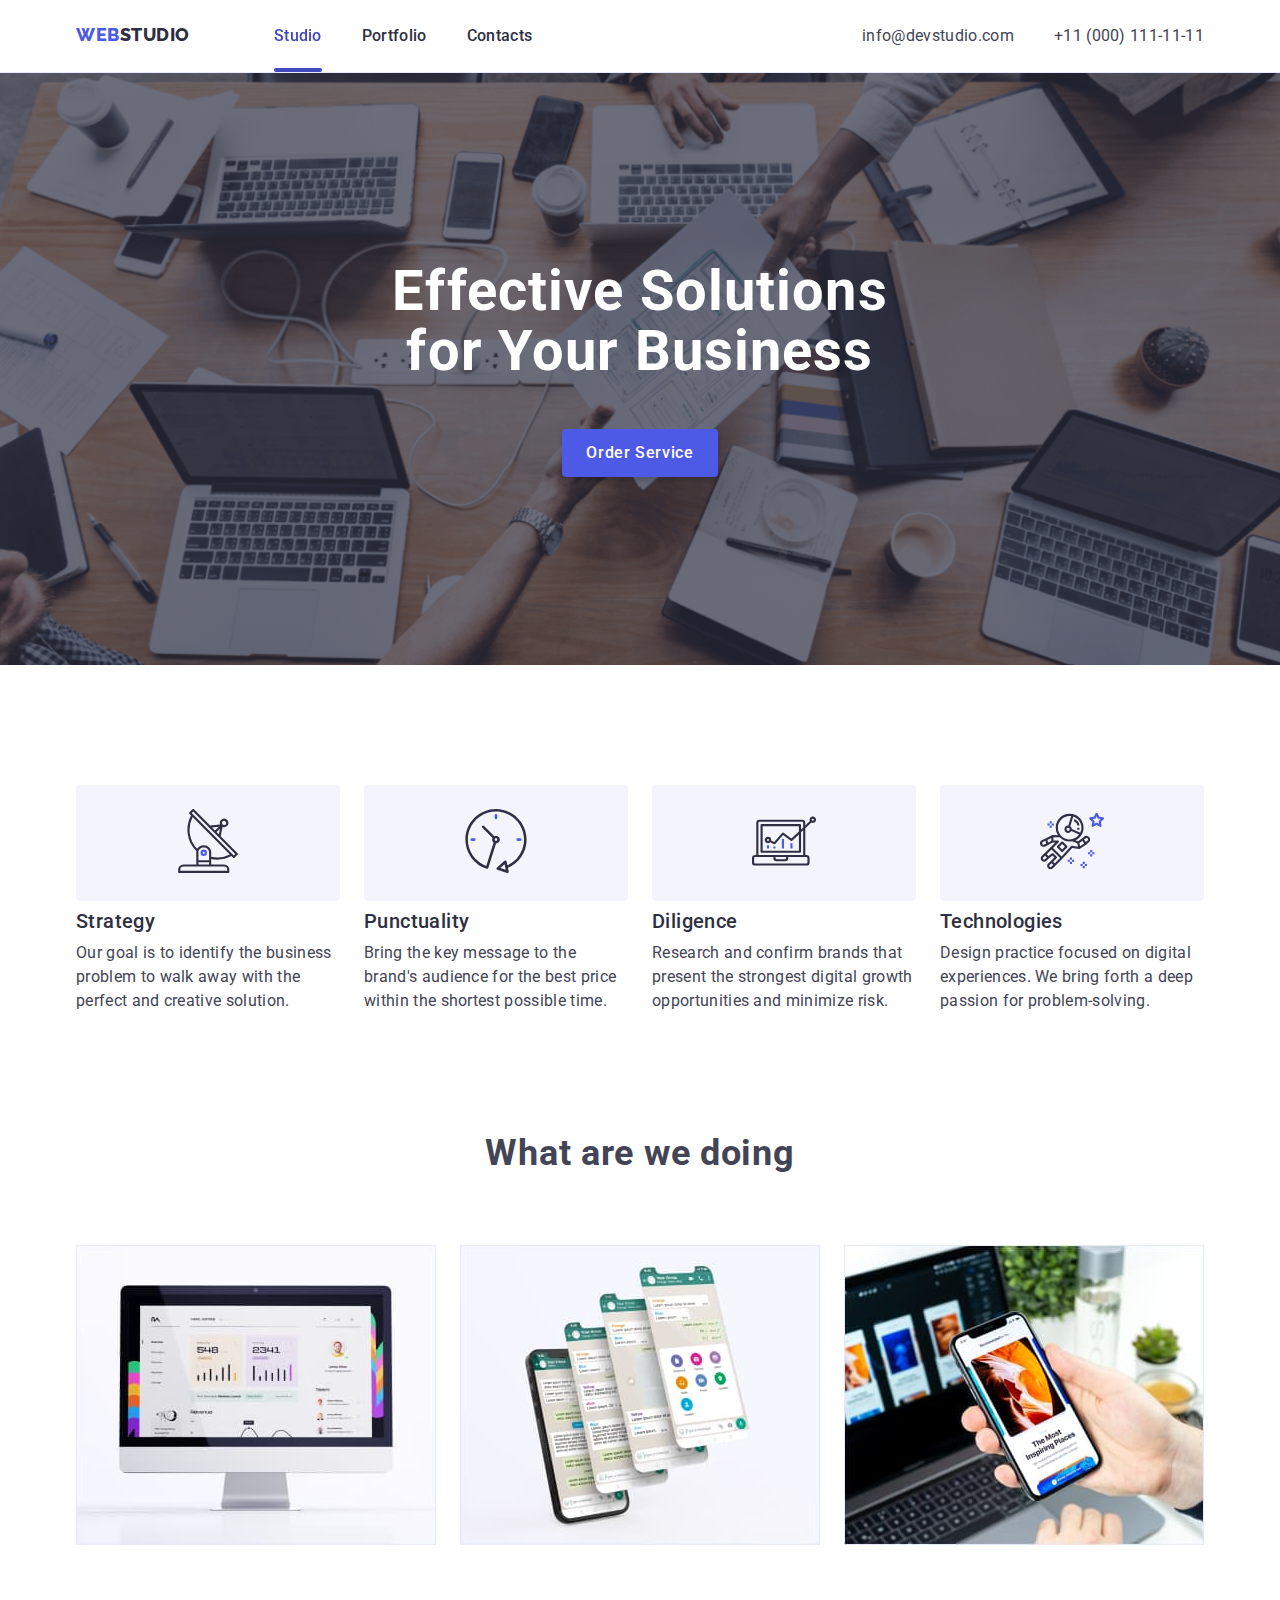
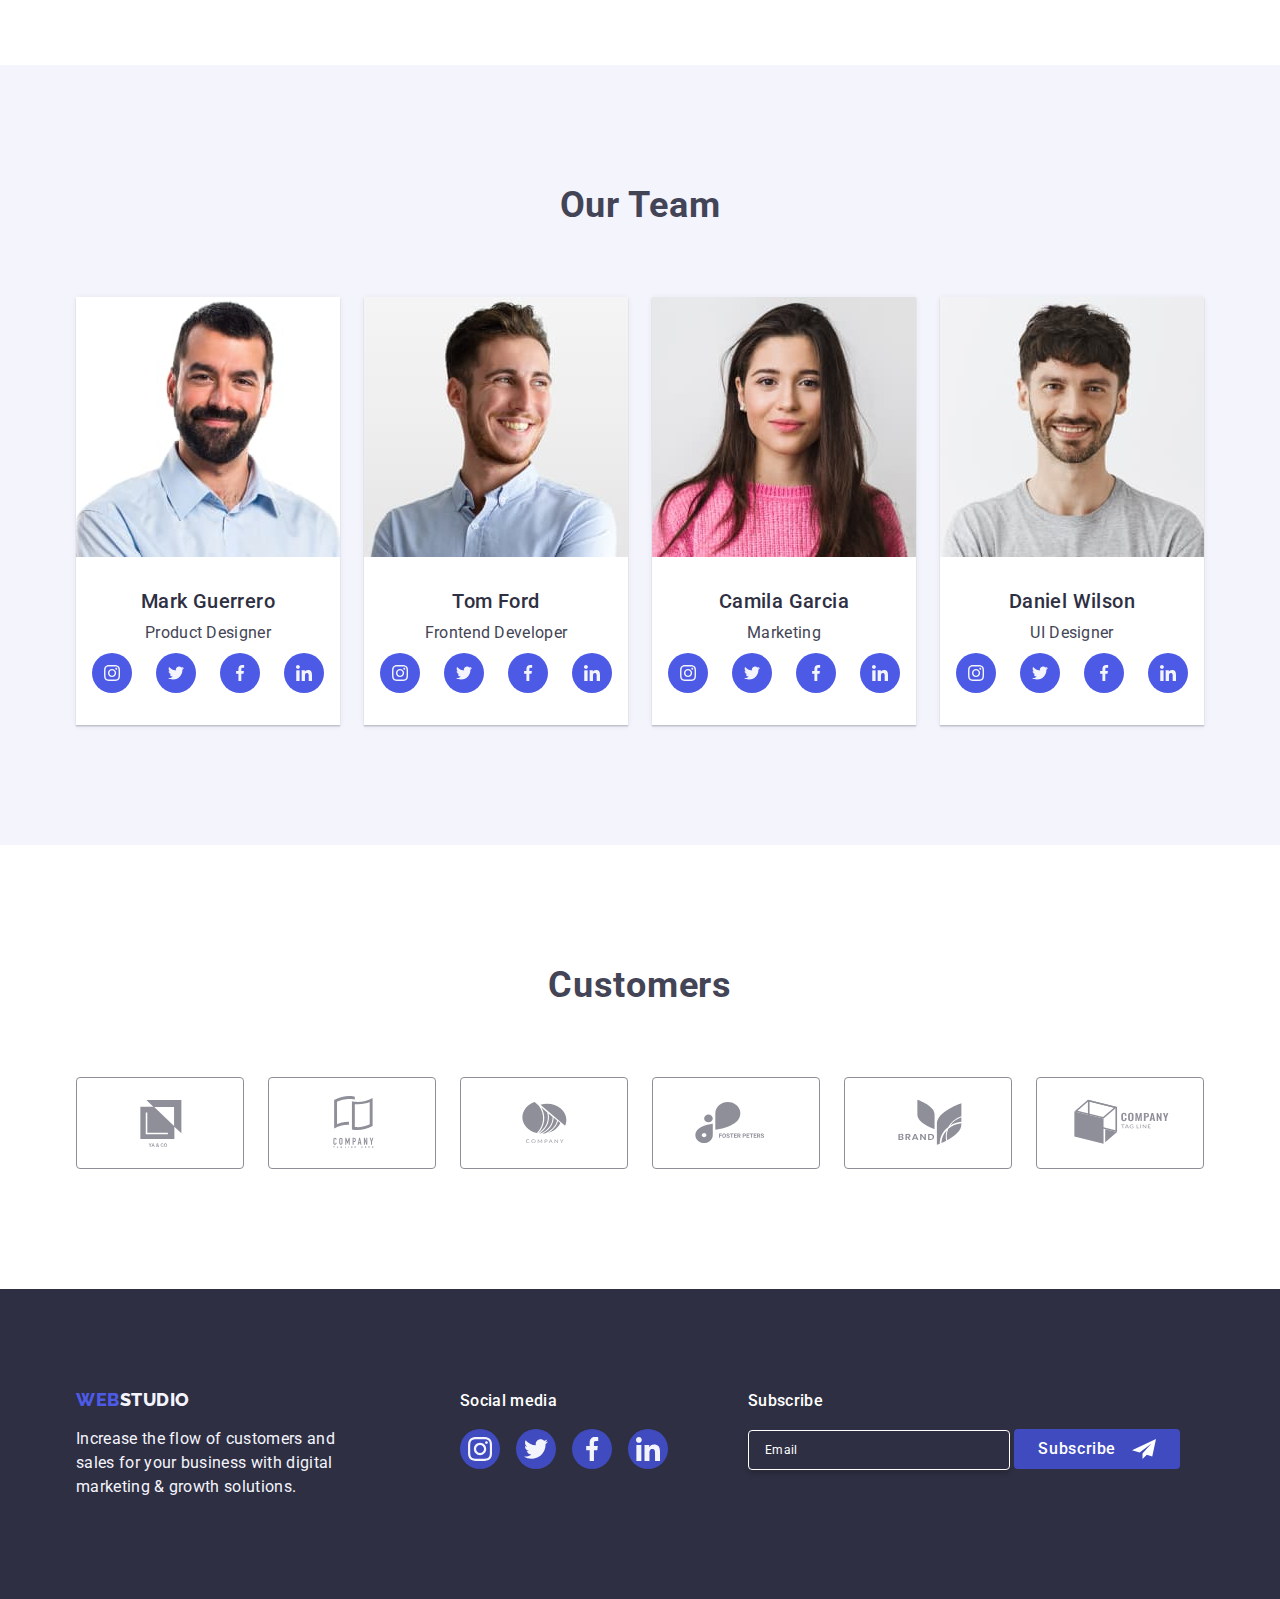
<file: index.html>
<!DOCTYPE html>
<html lang="en">
  <head>
    <meta charset="UTF-8" />
    <title>Web Studio(v.4.0)</title>
    <link
      rel="stylesheet"
      href="https://cdn.jsdelivr.net/npm/modern-normalize@2.0.0/modern-normalize.min.css" />
    <link rel="preconnect" href="https://fonts.googleapis.com" />
    <link rel="preconnect" href="https://fonts.gstatic.com" crossorigin />
    <link
      href="https://fonts.googleapis.com/css2?family=Raleway:wght@800&family=Roboto:wght@400;500;700&display=swap"
      rel="stylesheet" />
    <link rel="stylesheet" href="./css/styles.css" />
  </head>

  <body>
    <div class="back-drop is-hidden" data-modal>
      <div class="modal">
        <button type="button" class="close-box">
          <svg width="24" height="24" data-modal-close class="close-icon">
            <use
              href="./images/icons.svg#icon-close1"
              class="close-icon-ellipse"></use>
            <use
              href="./images/icons.svg#icon-close2"
              class="close-icon-cross"></use>
          </svg>
        </button>
        <form class="contact-form">
          <p class="form-title">
            Leave your contacts and we will call you back
          </p>
          <label class="form-label">
            Name
            <input class="form-input" type="text" name="name" autofocus />
            <svg width="24" height="24" class="form-icon">
              <use href="./images/icons.svg#icon-person-black"></use>
            </svg>
          </label>
          <label class="form-label">
            Phone
            <input class="form-input" type="tel" name="phone" />
            <svg width="24" height="24" class="form-icon">
              <use href="./images/icons.svg#icon-phone-black"></use>
            </svg>
          </label>
          <label class="form-label">
            Email
            <input class="form-input" type="email" name="email" />
            <svg width="24" height="24" class="form-icon">
              <use href="./images/icons.svg#icon-email-black"></use>
            </svg>
          </label>
          <label class="form-label">
            Comment
            <textarea
              class="form-input text"
              name="comment"
              placeholder="Text input"></textarea>
          </label>
          <div class="term-block">
            <input type="checkbox" name="terms" id="terms" class="term-ch" />
            <label for="terms" class="checkbox-label">
              <svg width="16" height="16" class="check-icon">
                <use
                  xlink:href="./images/icons.svg#icon-click"
                  class="checked"></use>
                <use
                  xlink:href="./images/icons.svg#icon-default"
                  class="default"></use>
              </svg>
            </label>
            <p class="term-desc">
              I accept the terms and conditions of the
              <a href="#" class="term-link">Privacy Policy</a>
            </p>
          </div>
          <button type="submit" class="btn submit-btn active">Submit</button>
        </form>
      </div>
    </div>
    <header class="header-container">
      <div class="container nav-container">
        <nav class="page-nav">
          <a href="./index.html" class="logo"
            >Web<span class="studio-header">Studio</span></a
          >
          <ul class="page-nav">
            <li><a class="nav-link current" href="./index.html">Studio</a></li>
            <li><a class="nav-link" href="./portfolio.html">Portfolio</a></li>
            <li><a class="nav-link" href="">Contacts</a></li>
          </ul>
        </nav>
        <address>
          <ul class="page-nav">
            <li>
              <a class="contact" href="mailto:info@devstudio.com"
                >info@devstudio.com</a
              >
            </li>
            <li>
              <a class="contact" href="tel:+110001111111"
                >+11 (000) 111-11-11</a
              >
            </li>
          </ul>
        </address>
      </div>
    </header>
    <main>
      <section class="main-section">
        <div class="container">
          <h1 class="main-header">Effective Solutions for Your Business</h1>
          <button
            type="button"
            class="btn active centered"
            data-modal-open="modal">
            Order Service
          </button>
        </div>
      </section>
      <section class="section">
        <div class="container">
          <h2 class="section-header invisible">Features</h2>
          <ul class="card-set">
            <li class="feature-item">
              <div class="feature-icon-box">
                <svg width="64" height="64" class="soc-icon">
                  <use href="./images/icons.svg#icon-antenna-1"></use>
                </svg>
              </div>
              <h3 class="header-card">Strategy</h3>
              <p class="desc">
                Our goal is to identify the business problem to walk away with
                the perfect and creative solution.
              </p>
            </li>
            <li class="feature-item">
              <div class="feature-icon-box">
                <svg width="64" height="64" class="soc-icon">
                  <use href="./images/icons.svg#icon-clock-1"></use>
                </svg>
              </div>
              <h3 class="header-card">Punctuality</h3>
              <p class="desc">
                Bring the key message to the brand's audience for the best price
                within the shortest possible time.
              </p>
            </li>
            <li class="feature-item">
              <div class="feature-icon-box">
                <svg width="64" height="64" class="soc-icon">
                  <use href="./images/icons.svg#icon-diagram-1"></use>
                </svg>
              </div>
              <h3 class="header-card">Diligence</h3>
              <p class="desc">
                Research and confirm brands that present the strongest digital
                growth opportunities and minimize risk.
              </p>
            </li>
            <li class="feature-item">
              <div class="feature-icon-box">
                <svg width="64" height="64" class="soc-icon">
                  <use href="./images/icons.svg#icon-astronaut-1"></use>
                </svg>
              </div>
              <h3 class="header-card">Technologies</h3>
              <p class="desc">
                Design practice focused on digital experiences. We bring forth a
                deep passion for problem-solving.
              </p>
            </li>
          </ul>
        </div>
      </section>
      <section class="action-section">
        <div class="container">
          <h2 class="section-header">What are we doing</h2>
          <ul class="card-set">
            <li class="action-item">
              <img
                src="./images/img1.jpg"
                alt="desktop"
                width="360"
                height="300" />
            </li>
            <li class="action-item">
              <img
                src="./images/img2.jpg"
                alt="mobile"
                width="360"
                height="300" />
            </li>
            <li class="action-item">
              <img
                src="./images/img3.jpg"
                alt="universal"
                width="360"
                height="300" />
            </li>
          </ul>
        </div>
      </section>
      <section class="team-section">
        <div class="container">
          <h2 class="section-header">Our Team</h2>
          <ul class="card-set">
            <li class="team-card">
              <img
                class="team-member"
                src="./images/m1.jpg"
                width="264"
                height="260"
                alt="Mark Guerrero photo" />
              <div class="team-info">
                <h3 class="header-card centered">Mark Guerrero</h3>
                <p class="desc centered">Product Designer</p>
                <ul class="card-set">
                  <li>
                    <a href="" class="soc-card">
                      <svg width="16" height="16" class="soc-icon">
                        <use href="./images/icons.svg#icon-ih"></use>
                      </svg>
                    </a>
                  </li>
                  <li>
                    <a href="" class="soc-card">
                      <svg width="16" height="16" class="soc-icon">
                        <use href="./images/icons.svg#icon-th"></use>
                      </svg>
                    </a>
                  </li>
                  <li>
                    <a href="" class="soc-card">
                      <svg width="16" height="16" class="soc-icon">
                        <use href="./images/icons.svg#icon-fh"></use>
                      </svg>
                    </a>
                  </li>
                  <li>
                    <a href="" class="soc-card">
                      <svg width="16" height="16" class="soc-icon">
                        <use href="./images/icons.svg#icon-inh"></use>
                      </svg>
                    </a>
                  </li>
                </ul>
              </div>
            </li>
            <li class="team-card">
              <img
                class="team-member"
                src="./images/m4.jpg"
                width="264"
                height="260"
                alt="Tom Ford photo" />
              <div class="team-info">
                <h3 class="header-card centered">Tom Ford</h3>
                <p class="desc centered">Frontend Developer</p>
                <ul class="card-set">
                  <li>
                    <a href="" class="soc-card">
                      <svg width="16" height="16" class="soc-icon">
                        <use href="./images/icons.svg#icon-ih"></use>
                      </svg>
                    </a>
                  </li>
                  <li>
                    <a href="" class="soc-card">
                      <svg width="16" height="16" class="soc-icon">
                        <use href="./images/icons.svg#icon-th"></use>
                      </svg>
                    </a>
                  </li>
                  <li>
                    <a href="" class="soc-card">
                      <svg width="16" height="16" class="soc-icon">
                        <use href="./images/icons.svg#icon-fh"></use>
                      </svg>
                    </a>
                  </li>
                  <li>
                    <a href="" class="soc-card">
                      <svg width="16" height="16" class="soc-icon">
                        <use href="./images/icons.svg#icon-inh"></use>
                      </svg>
                    </a>
                  </li>
                </ul>
              </div>
            </li>
            <li class="team-card">
              <img
                class="team-member"
                src="./images/m3.jpg"
                width="264"
                height="260"
                alt="Camila Garcia photo" />
              <div class="team-info">
                <h3 class="header-card centered">Camila Garcia</h3>
                <p class="desc centered">Marketing</p>
                <ul class="card-set">
                  <li>
                    <a href="" class="soc-card">
                      <svg width="16" height="16" class="soc-icon">
                        <use href="./images/icons.svg#icon-ih"></use>
                      </svg>
                    </a>
                  </li>
                  <li>
                    <a href="" class="soc-card">
                      <svg width="16" height="16" class="soc-icon">
                        <use href="./images/icons.svg#icon-th"></use>
                      </svg>
                    </a>
                  </li>
                  <li>
                    <a href="" class="soc-card">
                      <svg width="16" height="16" class="soc-icon">
                        <use href="./images/icons.svg#icon-fh"></use>
                      </svg>
                    </a>
                  </li>
                  <li>
                    <a href="" class="soc-card">
                      <svg width="16" height="16" class="soc-icon">
                        <use href="./images/icons.svg#icon-inh"></use>
                      </svg>
                    </a>
                  </li>
                </ul>
              </div>
            </li>
            <li class="team-card">
              <img
                class="team-member"
                src="./images/m2.jpg"
                width="264"
                height="260"
                alt="Daniel Wilson photo" />
              <div class="team-info">
                <h3 class="header-card centered">Daniel Wilson</h3>
                <p class="desc centered">UI Designer</p>
                <ul class="card-set">
                  <li>
                    <a href="" class="soc-card">
                      <svg width="16" height="16" class="soc-icon">
                        <use href="./images/icons.svg#icon-ih"></use>
                      </svg>
                    </a>
                  </li>
                  <li>
                    <a href="" class="soc-card">
                      <svg width="16" height="16" class="soc-icon">
                        <use href="./images/icons.svg#icon-th"></use>
                      </svg>
                    </a>
                  </li>
                  <li>
                    <a href="" class="soc-card">
                      <svg width="16" height="16" class="soc-icon">
                        <use href="./images/icons.svg#icon-fh"></use>
                      </svg>
                    </a>
                  </li>
                  <li>
                    <a href="" class="soc-card">
                      <svg width="16" height="16" class="soc-icon">
                        <use href="./images/icons.svg#icon-inh"></use>
                      </svg>
                    </a>
                  </li>
                </ul>
              </div>
            </li>
          </ul>
        </div>
      </section>
      <section class="section customers-section">
        <div class="container">
          <h2 class="section-header">Customers</h2>
          <ul class="card-set">
            <li>
              <a href="" class="cust-card">
                <svg width="104" height="56" class="cust-icon">
                  <use href="./images/icons.svg#icon-1"></use>
                </svg>
              </a>
            </li>
            <li>
              <a href="" class="cust-card">
                <svg width="104" height="56" class="cust-icon">
                  <use href="./images/icons.svg#icon-2"></use>
                </svg>
              </a>
            </li>
            <li>
              <a href="" class="cust-card">
                <svg width="104" height="56" class="cust-icon">
                  <use href="./images/icons.svg#icon-3"></use>
                </svg>
              </a>
            </li>
            <li>
              <a href="" class="cust-card">
                <svg width="104" height="56" class="cust-icon">
                  <use href="./images/icons.svg#icon-4"></use>
                </svg>
              </a>
            </li>
            <li>
              <a href="" class="cust-card">
                <svg width="104" height="56" class="cust-icon">
                  <use href="./images/icons.svg#icon-5"></use>
                </svg>
              </a>
            </li>
            <li>
              <a href="" class="cust-card">
                <svg width="104" height="56" class="cust-icon">
                  <use href="./images/icons.svg#icon-6"></use>
                </svg>
              </a>
            </li>
          </ul>
        </div>
      </section>
    </main>
    <footer class="foot">
      <div class="container foot-container">
        <div class="footer-text">
          <a href="./index.html" class="logo"
            >Web<span class="studio">Studio</span></a
          >
          <p class="foot-info desc">
            Increase the flow of customers and sales for your business with
            digital marketing & growth solutions.
          </p>
        </div>
        <div class="footer-social-icons">
          <p class="foot-soc-desc">Social media</p>
          <ul class="foot-set">
            <li>
              <a href="" class="foot-card">
                <svg width="24" height="24" class="soc-icon">
                  <use href="./images/icons.svg#icon-ih"></use>
                </svg>
              </a>
            </li>
            <li>
              <a href="" class="foot-card">
                <svg width="24" height="24" class="soc-icon">
                  <use href="./images/icons.svg#icon-th"></use>
                </svg>
              </a>
            </li>
            <li>
              <a href="" class="foot-card">
                <svg width="24" height="24" class="soc-icon">
                  <use href="./images/icons.svg#icon-fh"></use>
                </svg>
              </a>
            </li>
            <li>
              <a href="" class="foot-card">
                <svg width="24" height="24" class="soc-icon">
                  <use href="./images/icons.svg#icon-inh"></use>
                </svg>
              </a>
            </li>
          </ul>
        </div>
        <div class="footer-form">
          <p class="foot-soc-desc">Subscribe</p>
          <form>
            <label>
              <input
                type="email"
                class="form-email-control"
                placeholder="Email" />
            </label>
            <button type="submit" class="btn form-button">
              Subscribe
              <svg width="24" height="24" class="soc-icon">
                <use href="./images/icons.svg#icon-arrow"></use>
              </svg>
            </button>
          </form>
        </div>
      </div>
    </footer>
    <script src="./js/modal.js"></script>
  </body>
</html>
</file>
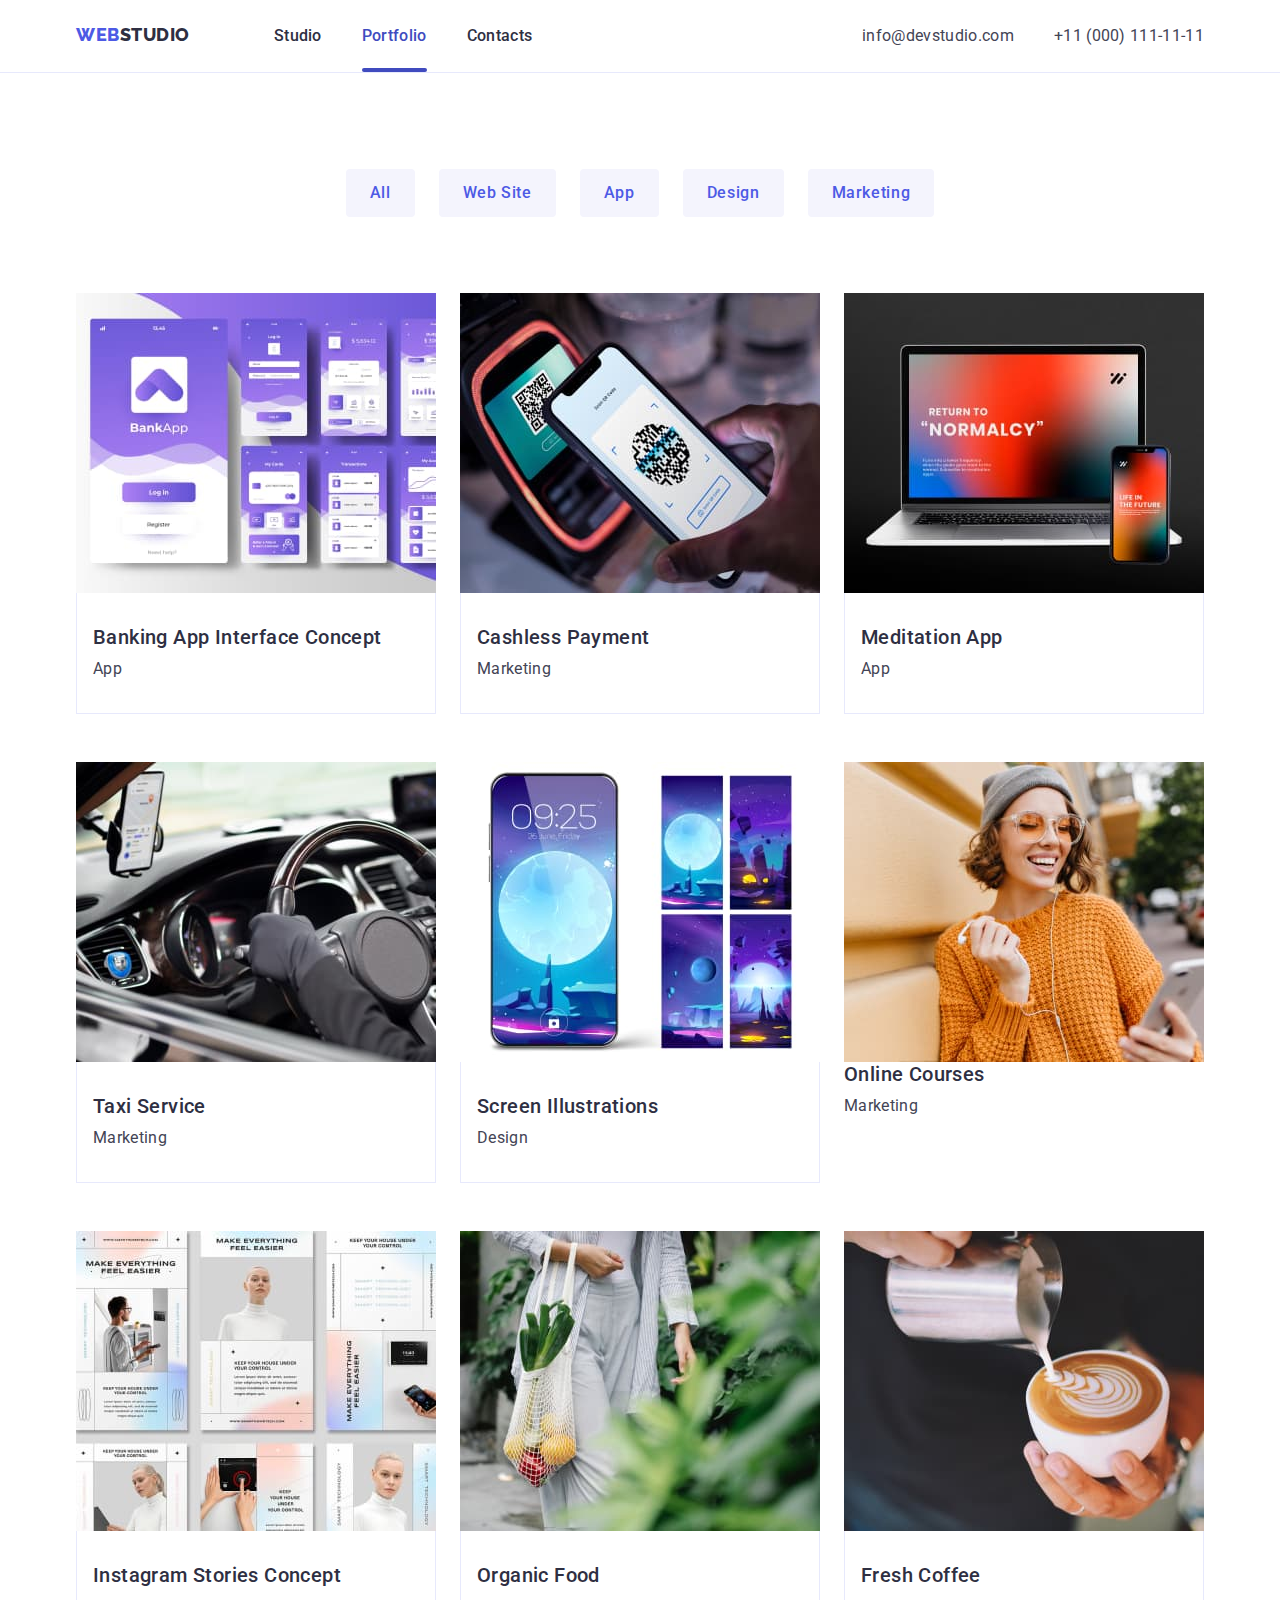
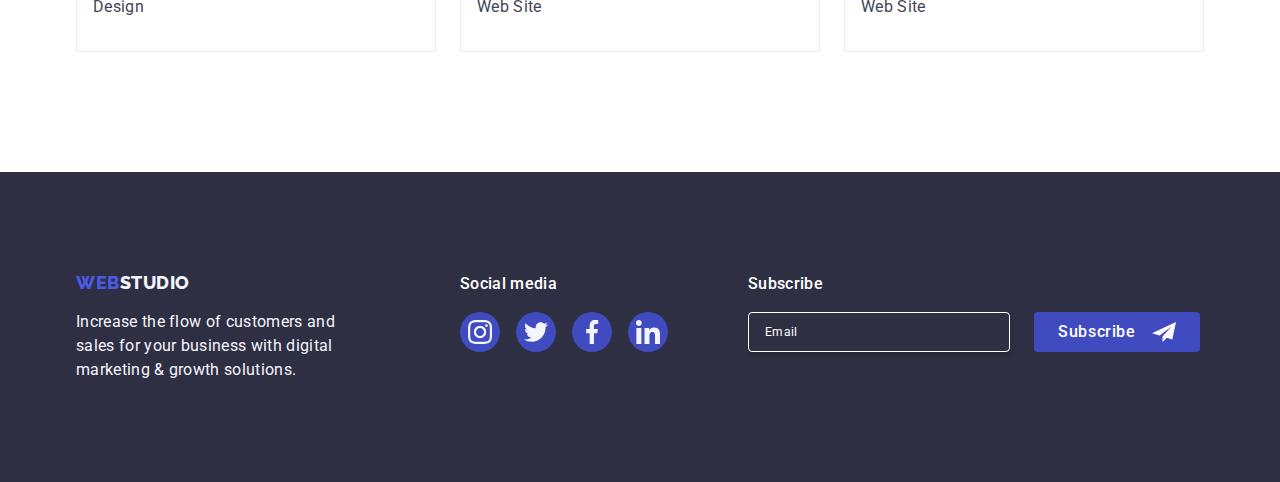
<file: portfolio.html>
<!DOCTYPE html>
<html lang="en">
  <head>
    <meta charset="UTF-8" />
    <title>Web Studio. Portfolio</title>
    <link
      rel="stylesheet"
      href="https://cdn.jsdelivr.net/npm/modern-normalize@2.0.0/modern-normalize.min.css" />
    <link rel="preconnect" href="https://fonts.googleapis.com" />
    <link rel="preconnect" href="https://fonts.gstatic.com" crossorigin />
    <link
      href="https://fonts.googleapis.com/css2?family=Raleway:wght@800&family=Roboto:wght@400;500;700&display=swap"
      rel="stylesheet" />
    <link rel="stylesheet" href="./css/styles.css" />
  </head>
  <body>
    <header class="header-container">
      <div class="container nav-container">
        <nav class="page-nav">
          <a href="./index.html" class="logo"
            >Web<span class="studio-header">Studio</span></a
          >
          <ul class="page-nav">
            <li><a class="nav-link" href="./index.html">Studio</a></li>
            <li>
              <a class="nav-link current" href="./portfolio.html">Portfolio</a>
            </li>
            <li><a class="nav-link" href="">Contacts</a></li>
          </ul>
        </nav>
        <address>
          <ul class="page-nav">
            <li>
              <a class="contact" href="mailto:info@devstudio.com"
                >info@devstudio.com</a
              >
            </li>
            <li>
              <a class="contact" href="tel:+110001111111"
                >+11 (000) 111-11-11</a
              >
            </li>
          </ul>
        </address>
      </div>
    </header>
    <main>
      <section class="section portfolio-section">
        <div class="container">
          <h1 class="main-header invisible">Portfolio</h1>
          <ul class="card-set filter-set">
            <li><button type="button" class="btn">All</button></li>
            <li><button type="button" class="btn">Web Site</button></li>
            <li><button type="button" class="btn">App</button></li>
            <li><button type="button" class="btn">Design</button></li>
            <li><button type="button" class="btn">Marketing</button></li>
          </ul>
          <ul class="card-set">
            <li class="card action-item">
              <div class="action-img">
                <div class="overlay">
                  <p>
                    14 Stylish and User-Friendly App Design Concepts · Task
                    Manager App · Calorie Tracker App · Exotic Fruit Ecommerce
                    App · Cloud Storage App
                  </p>
                </div>
                <img
                  src="./images/portfolio/pc1.jpg"
                  alt="banking"
                  width="360"
                  height="300" />
              </div>
              <div class="card-info">
                <h2 class="header-card">Banking App Interface Concept</h2>
                <p class="desc">App</p>
              </div>
            </li>
            <li class="card action-item">
              <div class="action-img">
                <div class="overlay">
                  <p>
                    14 Stylish and User-Friendly App Design Concepts · Task
                    Manager App · Calorie Tracker App · Exotic Fruit Ecommerce
                    App · Cloud Storage App
                  </p>
                </div>
                <img
                  src="./images/portfolio/pc2.jpg"
                  alt="banking"
                  width="360"
                  height="300" />
              </div>
              <div class="card-info">
                <h2 class="header-card">Cashless Payment</h2>
                <p class="desc">Marketing</p>
              </div>
            </li>
            <li class="card action-item">
              <div class="action-img">
                <div class="overlay">
                  <p>
                    14 Stylish and User-Friendly App Design Concepts · Task
                    Manager App · Calorie Tracker App · Exotic Fruit Ecommerce
                    App · Cloud Storage App
                  </p>
                </div>
                <img
                  src="./images/portfolio/pc3.jpg"
                  alt="banking"
                  width="360"
                  height="300" />
              </div>
              <div class="card-info">
                <h2 class="header-card">Meditation App</h2>
                <p class="desc">App</p>
              </div>
            </li>
            <li class="card action-item">
              <div class="action-img">
                <div class="overlay">
                  <p>
                    14 Stylish and User-Friendly App Design Concepts · Task
                    Manager App · Calorie Tracker App · Exotic Fruit Ecommerce
                    App · Cloud Storage App
                  </p>
                </div>
                <img
                  src="./images/portfolio/pc4.jpg"
                  alt="banking"
                  width="360"
                  height="300" />
              </div>
              <div class="card-info">
                <h2 class="header-card">Taxi Service</h2>
                <p class="desc">Marketing</p>
              </div>
            </li>
            <li class="card action-item">
              <div class="action-img">
                <div class="overlay">
                  <p>
                    14 Stylish and User-Friendly App Design Concepts · Task
                    Manager App · Calorie Tracker App · Exotic Fruit Ecommerce
                    App · Cloud Storage App
                  </p>
                </div>
                <img
                  src="./images/portfolio/pc5.jpg"
                  alt="banking"
                  width="360"
                  height="300" />
              </div>
              <div class="card-info">
                <h2 class="header-card">Screen Illustrations</h2>
                <p class="desc">Design</p>
              </div>
            </li>
            <li class="card action-item">
              <div class="action-img">
                <div class="overlay">
                  <p>
                    14 Stylish and User-Friendly App Design Concepts · Task
                    Manager App · Calorie Tracker App · Exotic Fruit Ecommerce
                    App · Cloud Storage App
                  </p>
                </div>
                <img
                  src="./images/portfolio/pc6.jpg"
                  alt="banking"
                  width="360"
                  height="300" />
              </div>
              <h2 class="header-card">Online Courses</h2>
              <p class="desc">Marketing</p>
            </li>
            <li class="card action-item">
              <div class="action-img">
                <div class="overlay">
                  <p>
                    14 Stylish and User-Friendly App Design Concepts · Task
                    Manager App · Calorie Tracker App · Exotic Fruit Ecommerce
                    App · Cloud Storage App
                  </p>
                </div>
                <img
                  src="./images/portfolio/pc7.jpg"
                  alt="banking"
                  width="360"
                  height="300" />
              </div>
              <div class="card-info">
                <h2 class="header-card">Instagram Stories Concept</h2>
                <p class="desc">Design</p>
              </div>
            </li>
            <li class="card action-item">
              <div class="action-img">
                <div class="overlay">
                  <p>
                    14 Stylish and User-Friendly App Design Concepts · Task
                    Manager App · Calorie Tracker App · Exotic Fruit Ecommerce
                    App · Cloud Storage App
                  </p>
                </div>
                <img
                  src="./images/portfolio/pc8.jpg"
                  alt="banking"
                  width="360"
                  height="300" />
              </div>
              <div class="card-info">
                <h2 class="header-card">Organic Food</h2>
                <p class="desc">Web Site</p>
              </div>
            </li>
            <li class="card action-item">
              <div class="action-img">
                <div class="overlay">
                  <p>
                    14 Stylish and User-Friendly App Design Concepts · Task
                    Manager App · Calorie Tracker App · Exotic Fruit Ecommerce
                    App · Cloud Storage App
                  </p>
                </div>
                <img
                  src="./images/portfolio/pc9.jpg"
                  alt="banking"
                  width="360"
                  height="300" />
              </div>
              <div class="card-info">
                <h2 class="header-card">Fresh Coffee</h2>
                <p class="desc">Web Site</p>
              </div>
            </li>
          </ul>
        </div>
      </section>
    </main>
    <footer class="foot">
      <div class="container foot-container">
        <div class="footer-text">
          <a href="./index.html" class="logo"
            >Web<span class="studio">Studio</span></a
          >
          <p class="foot-info desc">
            Increase the flow of customers and sales for your business with
            digital marketing & growth solutions.
          </p>
        </div>
        <div class="footer-social-icons">
          <p class="foot-soc-desc">Social media</p>
          <ul class="foot-set">
            <li>
              <a href="" class="foot-card">
                <svg width="24" height="24" class="soc-icon">
                  <use href="./images/icons.svg#icon-ih"></use>
                </svg>
              </a>
            </li>
            <li>
              <a href="" class="foot-card">
                <svg width="24" height="24" class="soc-icon">
                  <use href="./images/icons.svg#icon-th"></use>
                </svg>
              </a>
            </li>
            <li>
              <a href="" class="foot-card">
                <svg width="24" height="24" class="soc-icon">
                  <use href="./images/icons.svg#icon-fh"></use>
                </svg>
              </a>
            </li>
            <li>
              <a href="" class="foot-card">
                <svg width="24" height="24" class="soc-icon">
                  <use href="./images/icons.svg#icon-inh"></use>
                </svg>
              </a>
            </li>
          </ul>
        </div>
        <div class="footer-form">
          <p class="foot-soc-desc">Subscribe</p>
          <form class="subs-form">
            <label>
              <input
                type="email"
                class="form-email-control"
                placeholder="Email" />
            </label>
            <button type="submit" class="btn form-button">
              Subscribe
              <svg width="24" height="24" class="soc-icon">
                <use href="./images/icons.svg#icon-arrow"></use>
              </svg>
            </button>
          </form>
        </div>
      </div>
    </footer>
  </body>
</html>
</file>
<file: css/styles.css>
:root {
  --iris: #4d5ae5;
  --ocean: #404bbf;
  --navy: #2e2f42;
  --green: #31ddaa;
  --slate: #434455;
  --light: #8e8f99;
  --cornflower: #e7e9fc;
  --cloud: #f4f4fd;
  --navy-modal: #2e2f4266;
  --grey: #2e2f42b2;
  --white: #ffffff;
  --dairy: #fcfcfc;
}

body {
  font-family: "Roboto", sans-serif;
  font-size: 16px;
  letter-spacing: 0.02em;
  color: var(--slate);
}

h1,
h2,
h3,
h4,
h5,
h6,
p {
  margin-top: 0;
  margin-bottom: 0;
}

ul,
ol {
  margin-top: 0;
  margin-bottom: 0;
  padding-left: 0;
  list-style-type: none;
}

a {
  font-size: 12px;
  text-decoration: none;
  cursor: pointer;
}

img {
  display: block;
  max-width: 100%;
}

.page-container {
  min-height: 100vh;
  display: flex;
  flex-direction: column;
  justify-content: space-between;
}

.container {
  max-width: 1158px;
  width: 100%;
  margin: 0 auto;
  padding: 0 15px;
}

.main-header {
  font-size: 56px;
  line-height: 1.07143;
  letter-spacing: 0.02em;
  color: var(--white);
  text-align: center;
  margin: 0 auto;
  margin-bottom: 48px;
  max-width: 496px;
}

.main-container {
  padding: 188px 400px;
  margin-bottom: 120px;
}

.section-header {
  font-size: 36px;
  line-height: 1.1111;
  letter-spacing: 0.02em;
  text-align: center;
  margin-bottom: 72px;
}

.header-card {
  font-weight: 500;
  font-size: 20px;
  line-height: 1.2;
  color: var(--navy);
  letter-spacing: 0.02em;
  margin-bottom: 8px;
}

.desc {
  color: inherit;
  font-family: inherit;
  line-height: 1.5;
  letter-spacing: 0.02em;
}

.small {
  font-size: 12px;
  line-height: 1.15;
  letter-spacing: 0.04em;
}

.medium {
  font-weight: 500;
}

.centered {
  margin-left: auto;
  margin-right: auto;
  text-align: center;
}

.button-text {
  font-weight: 500;
  letter-spacing: 0.04em;
}

.invisible {
  display: none;
}

.logo {
  font-family: Raleway;
  font-size: 18px;
  font-weight: 800;
  line-height: 1.2;
  letter-spacing: 0.03em;
  text-transform: uppercase;
  color: var(--iris);
  padding: 24px 0;
  margin-right: 76px;
}

.studio-header {
  color: var(--navy);
}

.studio,
.foot-info {
  color: var(--cloud);
}

.main-section {
  background-image: linear-gradient(
      rgba(46, 47, 66, 0.7),
      rgba(46, 47, 66, 0.7)
    ),
    url("../images/people-office.png");
  background-color: var(--navy);
  background-repeat: no-repeat;
  background-position: center;
  background-size: cover;
  padding: 188px 0;
}

.header-container {
  border-bottom: 1px solid #e7e9fc;
}

.nav-container {
  display: flex;
  align-items: center;
  justify-content: space-between;
}

.page-nav {
  display: flex;
  gap: 8px;
}

.page-nav > li:not(:last-child) {
  margin-right: 32px;
}

.nav-link {
  display: block;
  font-size: 16px;
  letter-spacing: 0.02em;
  text-decoration: none;
  color: var(--navy);
  font-weight: 500;
  line-height: 1.5;
  padding: 24px 0;
  transition-property: color;
  transition-duration: 250ms;
  transition-timing-function: cubic-bezier(0.4, 0, 0.2, 1);
}

.nav-link:hover,
.contact:hover {
  color: var(--ocean);
}

.contact {
  color: inherit;
  font-size: inherit;
  font-style: normal;
  line-height: 1.5;
  transition-property: color;
  transition-duration: 250ms;
  transition-timing-function: cubic-bezier(0.4, 0, 0.2, 1);
}

.btn {
  border-radius: 4px;
  padding: 12px 24px;
  background-color: var(--cloud);
  border: none;
  box-shadow: none;
  font-family: inherit;
  font-size: 16px;
  font-weight: 500;
  line-height: 1.5;
  letter-spacing: 0.04em;
  color: var(--iris);
  display: block;
  transition: background-color 1s cubic-bezier(0.4, 0, 0.2, 1);
}

.btn.active,
.btn.focus {
  background-color: var(--iris);
  box-shadow: 0px 4px 4px 0px #00000026;
  color: var(--white);
}

.btn:hover {
  background: var(--ocean);
  box-shadow: 0px 4px 4px 0px #00000026;
  color: var(--white);
}

.foot {
  background-color: var(--navy);
  padding: 100px 0;
}

.foot-container {
  display: flex;
}

.footer-social-icons {
  margin-right: 80px;
}

.footer-text {
  font-family: inherit;
  max-width: 264px;
  margin-right: 120px;
}

.footer-text > .logo {
  display: block;
  padding: 0;
  margin-bottom: 16px;
}

.foot-set {
  display: flex;
  flex-wrap: wrap;
  gap: 16px 16px;
  justify-content: center;
}

.foot-card {
  width: 40px;
  height: 40px;
  background-color: var(--ocean);
  padding: 8px;
  border-radius: 50%;
  display: block;
  transition: background-color 0.25s cubic-bezier(0.4, 0, 0.2, 1);
}

.foot-soc-desc {
  color: var(--white);
  font-family: inherit;
  font-weight: 500;
  line-height: 1.5;
  letter-spacing: 0.02em;
  margin-bottom: 16px;
}

.team-section {
  background-color: var(--cloud);
  padding-bottom: 120px;
  padding-top: 120px;
}

.team-card {
  background-color: var(--white);
  box-shadow: 0px 2px 1px 0px rgba(46, 47, 66, 0.08),
    0px 1px 1px 0px rgba(46, 47, 66, 0.16),
    0px 1px 6px 0px rgba(46, 47, 66, 0.08);
}

.team-info {
  padding: 32px 0;
}

.team-info > .desc {
  margin-bottom: 8px;
}

.card-set {
  display: flex;
  flex-wrap: wrap;
  gap: 48px 24px;
  justify-content: center;
}

.feature-item,
.team-card {
  width: calc((100% - 3 * 24px) / 4);
}

.feature-icon-box {
  border-radius: 4px;
  background: var(--cloud, #f4f4fd);
  padding: 24px 100px;
  margin-bottom: 8px;
}

.section {
  padding-top: 120px;
  padding-bottom: 120px;
}

.action-section {
  padding-bottom: 120px;
}

.last-section {
  margin-bottom: 0;
}

.action-item {
  width: calc((100% - 2 * 24px) / 3);
  box-shadow: none;
  transition-property: box-shadow;
  transition-duration: 250ms;
  transition-timing-function: cubic-bezier(0.4, 0, 0.2, 1);
  overflow: hidden;
}

.action-item:hover {
  box-shadow: 0px 2px 1px 0px rgba(46, 47, 66, 0.08),
    0px 1px 1px 0px rgba(46, 47, 66, 0.16),
    0px 1px 6px 0px rgba(46, 47, 66, 0.08);
}

.cust-card {
  border-radius: 4px;
  border: 1px solid var(--LIGHT-SLATE, #8e8f99);
  padding: 15px 31px;
  display: block;
  transition-property: border-color;
  transition-duration: 250ms;
  transition-timing-function: cubic-bezier(0.4, 0, 0.2, 1);
}

.cust-card:hover,
.cust-card:focus {
  border-color: var(--ocean);
}

.cust-icon,
.close-icon-ellipse {
  fill: var(--light);
  transition-property: fill;
  transition-duration: 250ms;
  transition-timing-function: cubic-bezier(0.4, 0, 0.2, 1);
}

.cust-card:hover > .cust-icon,
.cust-card:focus > .cust-icon {
  fill: var(--ocean);
}

.close-icon-ellipse {
  fill: var(--CORNFLOWER, #e7e9fc);
  transition-property: fill;
  transition-duration: 250ms;
  transition-timing-function: cubic-bezier(0.4, 0, 0.2, 1);
}

.close-icon:hover > .close-icon-ellipse,
.close-icon:focus > .close-icon-ellipse {
  fill: var(--ocean);
}

.close-icon > .close-icon-cross {
  fill: black;
  transition-property: fill;
  transition-duration: 250ms;
  transition-timing-function: cubic-bezier(0.4, 0, 0.2, 1);
}

.close-icon:hover > .close-icon-cross,
.close-icon:focus > .close-icon-cross {
  fill: var(--white);
}

.soc-card {
  width: 40px;
  height: 40px;
  background-color: var(--iris);
  padding: 12px;
  border-radius: 50%;
  display: block;
  transition-property: background-color;
  transition-duration: 250ms;
  transition-timing-function: cubic-bezier(0.4, 0, 0.2, 1);
}

.soc-card:hover,
.soc-card:focus {
  background-color: #404bbf;
}
.foot-card:hover,
.foot-card:focus {
  background-color: #31ddaa;
}

.current {
  color: var(--ocean);
  position: relative;
}

.current::after {
  content: "";
  display: inline-block;
  bottom: 0;
  left: 0;
  border-radius: 2px;
  background-color: var(--ocean);
  width: 100%;
  height: 4px;
  position: absolute;
  z-index: -1;
}

.form-button {
  background-color: var(--ocean);
  display: inline-flex;
  padding: 8px 24px;
  justify-content: center;
  align-items: center;
  gap: 16px;
  color: var(--WHITE, #fff);
  text-align: center;
  /* Button Text */
  font-size: 16px;
  font-weight: 500;
  line-height: 1.5;
  letter-spacing: 0.04em;
  transition: background-color 0.25s cubic-bezier(0.4, 0, 0.2, 1);
}

.form-button:hover {
  background: var(--IRIS, #4d5ae5);
}

.subs-form {
  display: flex;
  gap: 24px;
}

.form-email-control {
  border-radius: 4px;
  border: 1px solid var(--WHITE, #fff);
  box-shadow: 0px 4px 4px 0px rgba(0, 0, 0, 0.15);
  background: var(--NAVY-BLUE, #2e2f42);
  padding-left: 16px;
  height: 40px;
  width: 262px;
  outline: transparent;
}

.form-email-control,
.form-email-control::placeholder {
  color: var(--WHITE, #fff);
  font-family: Roboto;
  font-size: 12px;
  font-style: normal;
  font-weight: 400;
  line-height: 2;
  letter-spacing: 0.03em;
}

/* Portfolio */
.filter-set {
  justify-content: center;
  margin-bottom: 76px;
  box-shadow: none;
  border-radius: 4px;
  transition-property: box-shadow;
  transition-duration: 250ms;
  transition-timing-function: cubic-bezier(0.4, 0, 0.2, 1);
}

.filter-set > li:hover,
.filter-set > li:focus {
  box-shadow: 0px 4px 4px 0px rgba(0, 0, 0, 0.15);
}

.card-info {
  padding: 32px 16px;
  border: 1px solid #e7e9fc;
  border-top: none;
}

.portfolio-section {
  padding-top: 96px;
  padding-bottom: 120px;
}

.action-img {
  position: relative;
  overflow: hidden;
}

.overlay {
  position: absolute;
  top: 0;
  left: 0;
  width: 100%;
  height: 300px;
  background-color: #3f51b5;
  padding: 32px 40px;

  transform: translatey(100%);
  transition: transform 250ms cubic-bezier(0.4, 0, 0.2, 1);
}

.action-item:hover .overlay,
.action-item:focus .overlay {
  transform: translatey(0);
}

.overlay p {
  color: var(--CLOUD, #f4f4fd);
  font-family: inherit;
  font-size: 16px;
  line-height: 1.5;
  letter-spacing: 0.02em;
}

.modal {
  width: 408px;
  height: 584px;
  border-radius: 4px;
  background: var(--DAIRY, #fcfcfc);
  box-shadow: 0px 2px 1px 0px rgba(0, 0, 0, 0.2),
    0px 1px 3px 0px rgba(0, 0, 0, 0.12), 0px 1px 1px 0px rgba(0, 0, 0, 0.14);
  position: absolute;
  top: 50%;
  left: 50%;
  transform: translate(-50%, -50%);
  position: relative;
  transition: opacity 1s, transform 1s;
  padding: 72px 24px 24px;
}

.back-drop {
  position: fixed;
  top: 0;
  left: 0;
  height: 100%;
  width: 100%;
  background: var(--NAVY-BLUE-modal, rgba(46, 47, 66, 0.4));
  opacity: 1;
  transition: opacity 1s, transform 1s;
}

.is-hidden {
  opacity: 0;
  pointer-events: none;
}

.is-hidden .back-drop {
  opacity: 0;
}

.is-hidden .modal {
  opacity: 0;
  transform: scale(0.7);
}

.close-box {
  position: absolute;
  top: 24px;
  right: 24px;
  border: none;
  background-color: transparent;
}

.close-button {
  width: 24px;
  background-color: var(--cornflower);
  padding: 4px 8px;
  border-radius: 50%;
  line-height: 1;
}

/*Contact Form */

.contact-form {
  display: flex;
  flex-direction: column;
}

.form-title {
  color: var(--NAVY-BLUE, #2e2f42);
  text-align: center;
  font-size: 16px;
  font-weight: 500;
  line-height: 1.5;
  letter-spacing: 0.02em;
  margin-bottom: 16px;
}

.form-label {
  color: var(--LIGHT-SLATE, #8e8f99);
  font-size: 12px;
  line-height: 1.16667;
  letter-spacing: 0.04em;
  display: flex;
  flex-direction: column;
  position: relative;
  margin-bottom: 8px;
}

.form-input {
  margin-top: 4px;
  border-radius: 4px;
  border: 1px solid var(--NAVY-BLUE-modal, rgba(46, 47, 66, 0.4));
  height: 40px;
  flex-shrink: 0;
  padding-left: 38px;
  transition: border-color 0.25s cubic-bezier(0.4, 0, 0.2, 1);
  outline: transparent;
}

.form-icon {
  position: absolute;
  bottom: 8px;
  left: 16px;
  fill: var(--navy);
  transition: fill 0.25s cubic-bezier(0.4, 0, 0.2, 1);
}

.form-input:focus {
  border-color: var(--iris);
}

.form-input:focus + .form-icon {
  fill: var(--iris);
}

.text {
  padding: 8px 16px;
  height: 120px;
  margin-bottom: 8px;
  resize: none;
}

.text::placeholder {
  color: var(--NAVY-BLUE-modal, rgba(46, 47, 66, 0.4));
  font-family: inherit;
  font-size: 12px;
  line-height: 1.16667;
  letter-spacing: 0.04em;
}

.term-block {
  display: flex;
  margin-bottom: 24px;
}

.term-ch {
  margin-right: 8px;
  height: 16px;
}

.term-desc {
  color: var(--LIGHT-SLATE, #8e8f99);
  font-family: inherit;
  font-size: 12px;
  line-height: 1.16667;
  letter-spacing: 0.04em;
  margin-left: 8px;
}

.term-link {
  color: var(--IRIS, #4d5ae5);
  font-family: inherit;
  font-size: 12px;
  line-height: 1.33;
  letter-spacing: 0.04em;
  text-decoration-line: underline;
}

.submit-btn {
  display: inline-block;
  width: 169px;
  border-radius: 4px;
  background: var(--IRIS, #4d5ae5);
  box-shadow: 0px 4px 4px 0px rgba(0, 0, 0, 0.15);
  max-width: 50%;
  margin-left: auto;
  margin-right: auto;
}

.term-ch {
  display: none;
}

.default {
  display: inline-block;
  width: 1em;
  height: 1em;
  stroke: #2e2f42;
  stroke-opacity: 0.4;
  fill: white;
}

.check-icon > .checked {
  display: none;
}

.term-ch:checked > .check-icon > .checked {
  display: inline-block;
}

.term-ch {
  display: none;
}

.checked {
  display: none;
}

.term-ch:checked + .checkbox-label .default {
  display: none;
}

.term-ch:checked + .checkbox-label .checked {
  display: inline-block;
}
</file>
